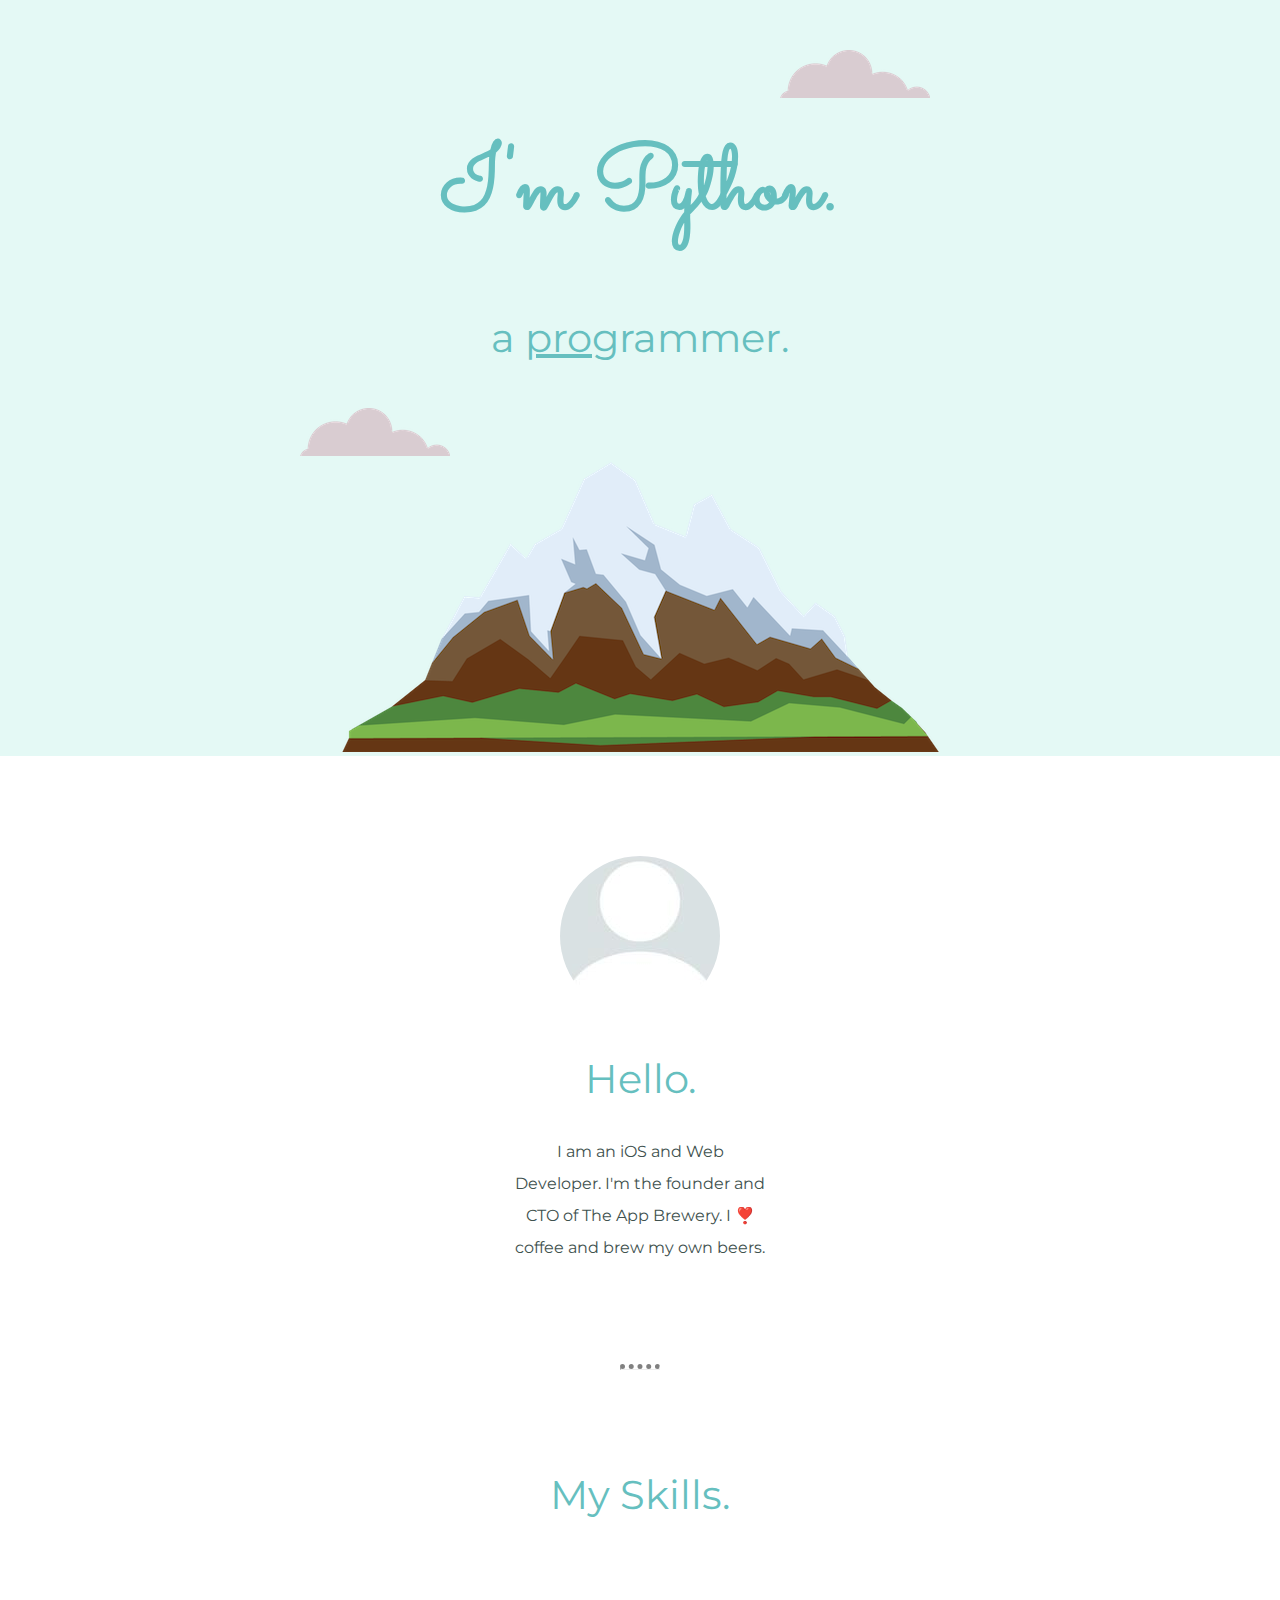
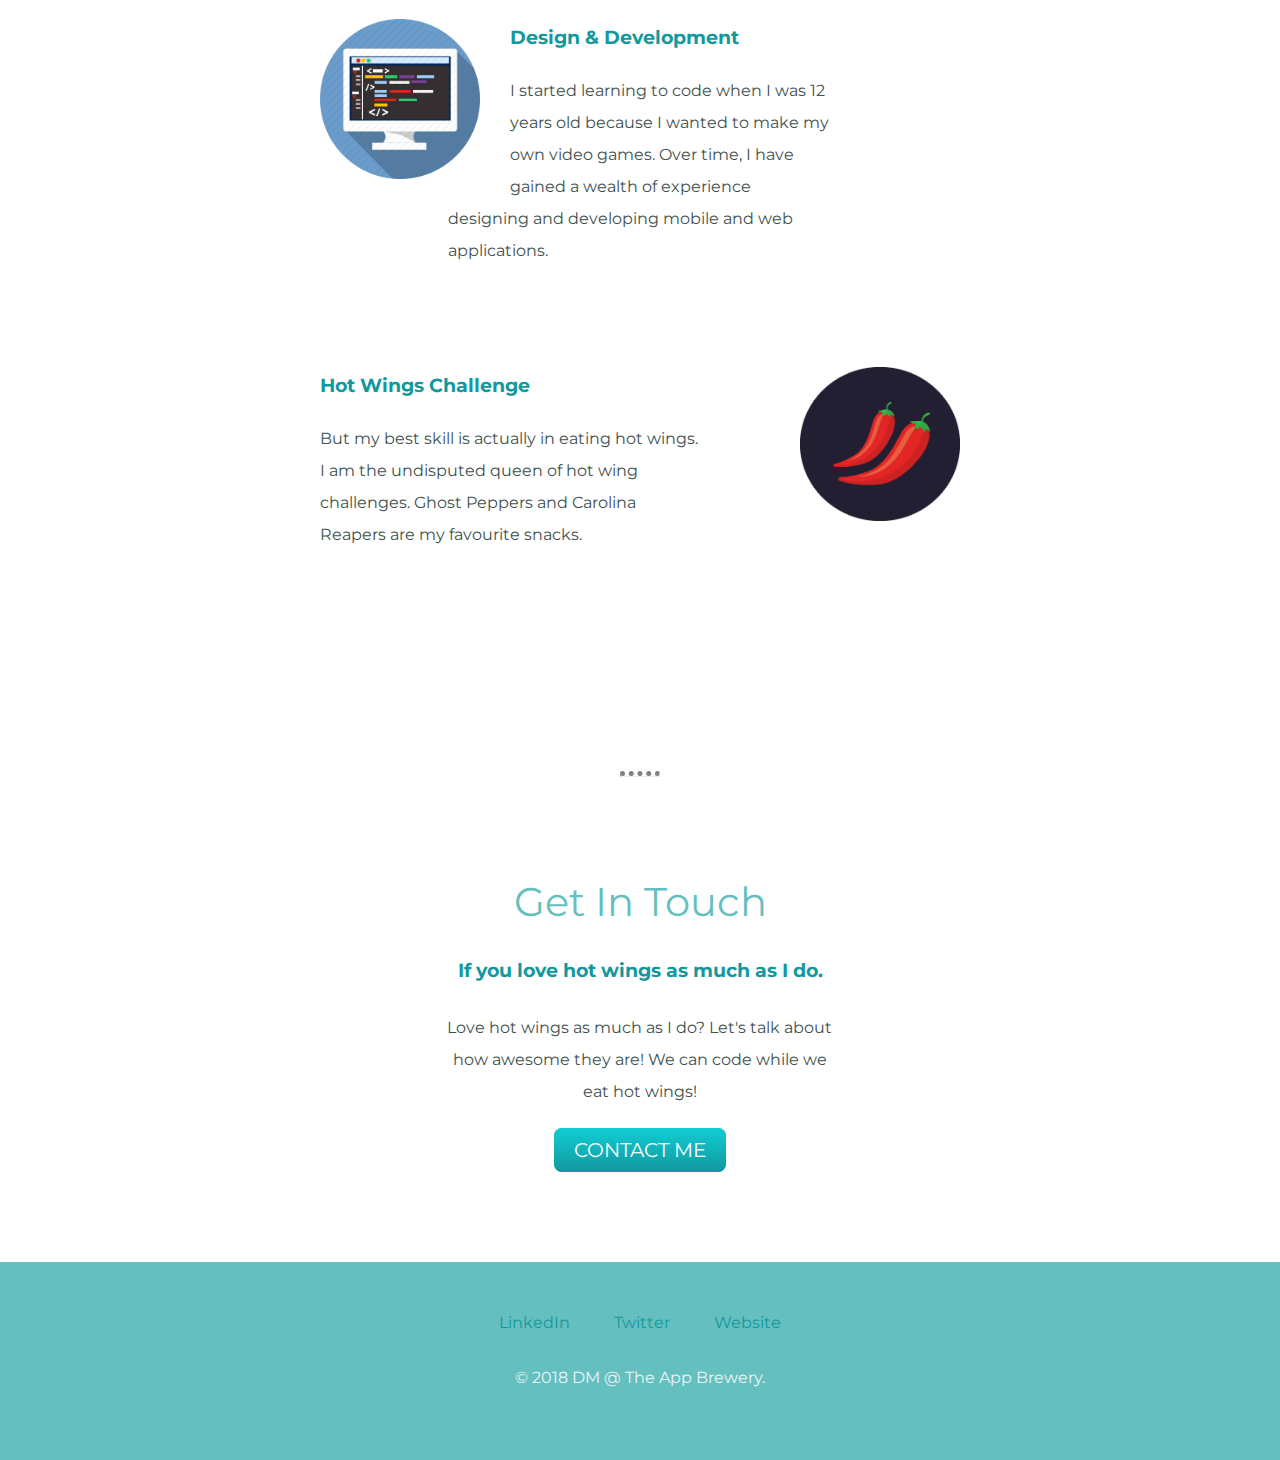
<file: index.html>
<!DOCTYPE html>
<html lang="en">
<head>
    <meta charset="UTF-8">
    <meta http-equiv="X-UA-Compatible" content="IE=edge">
    <meta name="viewport" content="width=device-width, initial-scale=1.0">
    <title>DM</title>
    <link rel="stylesheet" href="css/styles.css">
    <link rel="icon" href="favicon.ico">
    <link rel="preconnect" href="https://fonts.googleapis.com">
    <link rel="preconnect" href="https://fonts.gstatic.com" crossorigin>
    <link href="https://fonts.googleapis.com/css2?family=Merriweather&family=Montserrat&family=Sacramento&display=swap" rel="stylesheet">
</head>
<body>
    <div class="top-container">
        <img class="top-cloud"src="images/cloud.png" alt="cloud-img">
        <h1>I'm Python.</h1>
        <h2>a <span class="pro">pro</span>grammer.</h2>
        <img class="bottom-cloud" src="images/cloud.png" alt="cloud-img">
        <img src="images/mountain.png" alt="mountain-img">
    </div>
    <div class="middle-container">
        <div class="profile">
          <img src="images/my_picture.png" alt="myself-img">
          <h2>Hello.</h2>
          <p class="bio">I am an iOS and Web Developer. I'm the founder and CTO of The App Brewery. I ❣️ coffee and brew my own beers.</p>
        </div>
        <hr>
        <div class="skills">
          <h2>My Skills.</h2>
          
          <div class="skill-row">
            <img class="coding" src="images/coding.png" alt="coding-img">
            <h3>Design & Development</h3>
            <p class="coding-text">I started learning to code when I was 12 years old because I wanted to make my own video games. Over time, I have gained a wealth of experience designing and developing mobile and web applications.</p>
          </div>

          <div class="skill-row">
            <img class="chillies" src="images/chillies.png" alt="chillies-img">
            <h3>Hot Wings Challenge</h3>
            <p class="chillies-text">But my best skill is actually in eating hot wings. I am the undisputed queen of hot wing challenges. Ghost Peppers and Carolina Reapers are my favourite snacks.</p>
          </div>

        </div>
        <br>
        <hr>
        <div class="contact-me">
          <h2>Get In Touch</h2>
          <h3>If you love hot wings as much as I do.</h3>
          <p class="hot-wings-text">Love hot wings as much as I do? Let's talk about how awesome they are! We can code while we eat hot wings!</p>
          <a class="btn" href="mailto:name@email.com">CONTACT ME</a>
        </div>
      </div>
      
      <div class="bottom-container">
        <a class="footer-link" href="https://www.linkedin.com/">LinkedIn</a>
        <a class="footer-link" href="https://twitter.com/">Twitter</a>
        <a class="footer-link" href="https://www.appbrewery.co/">Website</a>
        <p class="copyright">© 2018 DM @ The App Brewery.</p>
      </div>
    
</body>
</html>
</file>
<file: css/styles.css>
a{
    color: #11999E;
    margin: 20px;
    text-decoration: none;
    font-family: 'Montserrat', sans-serif;
}

a:hover{
    color: #EAF6F6

}

.bio{
    width: 20%;
    margin: auto;
    font-family: 'Montserrat', sans-serif;
}

body{
    margin: 0px;
    text-align: center;
    font-family: 'Merriweather', serif;
    color: #40514E;
}

.bottom-cloud{
    position: absolute;
    left: 300px;
    bottom: 300px;
}

.bottom-container{
    padding: 50px;
    background-color: #66BFBF;
}

.btn {
    background: #11cdd4;
    background-image: -webkit-linear-gradient(top, #11cdd4, #11999e);
    background-image: -moz-linear-gradient(top, #11cdd4, #11999e);
    background-image: -ms-linear-gradient(top, #11cdd4, #11999e);
    background-image: -o-linear-gradient(top, #11cdd4, #11999e);
    background-image: linear-gradient(to bottom, #11cdd4, #11999e);
    -webkit-border-radius: 8;
    -moz-border-radius: 8;
    border-radius: 8px;
    font-family: 'Montserrat', sans-serif;
    color: #ffffff;
    font-size: 20px;
    padding: 10px 20px 10px 20px;
    text-decoration: none;
}
  
.btn:hover {
    background: #30e3cb;
    background-image: -webkit-linear-gradient(top, #30e3cb, #2bc4ad);
    background-image: -moz-linear-gradient(top, #30e3cb, #2bc4ad);
    background-image: -ms-linear-gradient(top, #30e3cb, #2bc4ad);
    background-image: -o-linear-gradient(top, #30e3cb, #2bc4ad);
    background-image: linear-gradient(to bottom, #30e3cb, #2bc4ad);
    text-decoration: none;
}

.chillies{
    width:25%;
    float: right;
    margin-left: 30px;
}
.chillies-text{
    width: 60%;
    font-family: 'Montserrat', sans-serif;
}

.coding{
    width:25%;
    float: left;
    margin-right: 30px;
}

.coding-text{
    width: 60%;
    margin: auto;
    font-family: 'Montserrat', sans-serif;
}

.copyright{
    color: #EAF6F6;
    margin-top: 30px;
    font-family: 'Montserrat', sans-serif;
}

.hot-wings-text{
    width: 31%;
    margin: 30px auto 30px auto;
    font-family: 'Montserrat', sans-serif;
}

h1{
    font-family: 'Sacramento', cursive;
    font-size: 5.625rem;
    margin: 0px auto 0 auto;
    color: #66BFBF;
    line-height: 2;
}

h2{
    font-family: 'Montserrat', sans-serif;
    font-size: 2.5rem;
    color: #66BFBF;
    font-weight: normal;
}

h3{
    font-family: 'Montserrat', sans-serif;
    color:  #11999E;

}

hr{
    border-top: 5px dotted;
    width: 3%;
    color:grey;
    margin: 100px auto 100px auto;
}

.middle-container{
    margin: 100px auto 100px auto;
}

p{
    line-height: 2;
}

.pro{
    text-decoration: underline;
}

.skill-row{
    width: 50%;
    margin: 100px auto 100px auto;
    text-align: left;
    line-height: 2;

}

.top-cloud{
    position: absolute;
    top: 50px;
    right: 350px;
}

.top-container{
    background-color: #E4F9F5;
    position: relative;
    padding-top: 100px;
}
</file>
